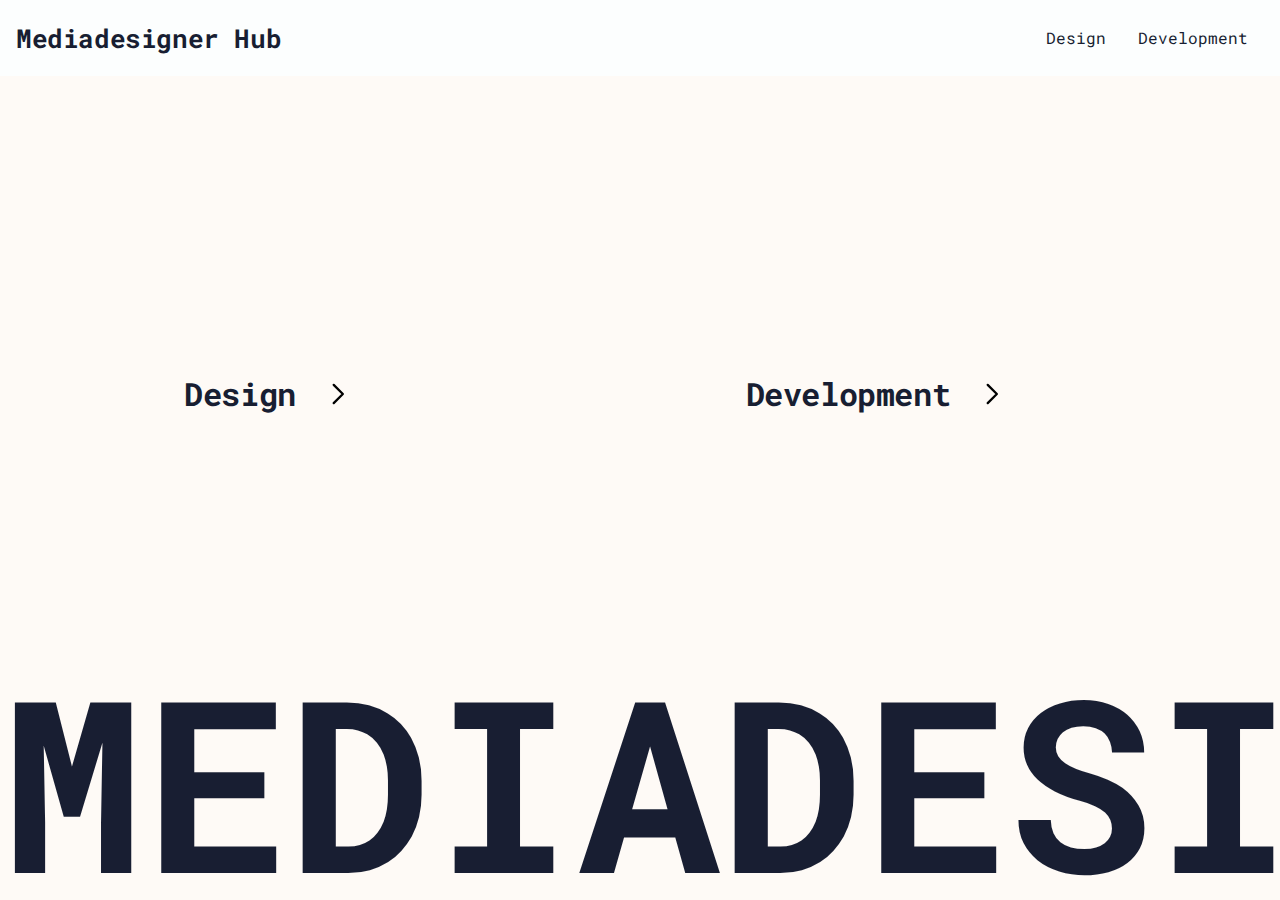
<file: index.html>
<!DOCTYPE html>
<html lang="en">
  <head>
    <meta charset="UTF-8" />
    <meta name="viewport" content="width=device-width, initial-scale=1.0" />
    <title>MEDIADESIGNERHUB</title>
    <link rel="stylesheet" href="general-styles.css" />
    <link rel="stylesheet" href="index.css" />
  </head>
  <body>
    <header>
      <nav aria-label="Main navigation" class="header">
        <div class="logotype">
          <a href="index.html" aria-label="Mediadesigner Hub Home"
            ><h4>Mediadesigner Hub</h4></a
          >
        </div>
        <div class="desktop-gutter">
          <a
            href="design/design.html"
            class="button-link"
            id="design"
            aria-label="Design Hub"
            >Design</a
          >
          <a
            href="dev/dev.html"
            class="button-link"
            id="dev"
            aria-label="Development Hub"
            >Development</a
          >
        </div>
        <div class="mobile-gutter">
          <input type="checkbox" id="nav-toggle" class="hidden-checkbox" />
          <label class="button-link" for="nav-toggle">
            <p>Menu</p>
          </label>
          <div class="nav" aria-hidden="true">
            <div class="nav-list">
              <label
                for="nav-toggle"
                class="link"
                id="close"
                aria-label="Close Menu"
              >
                <img src="../assets/icons/cross.svg" alt="Close Menu" />
              </label>
              <div class="input-wrapper">
                <img
                  class="icon"
                  src="../assets/icons/search.svg"
                  alt="Search"
                />
                <input
                  type="search"
                  placeholder="Search"
                  autocomplete="off"
                  aria-label="Search"
                />
              </div>
              <ul>
                <li><a href="design/design.html">Design</a></li>
                <li><a href="dev/dev.html">Development</a></li>
              </ul>
            </div>
          </div>
        </div>
      </nav>
    </header>
    <main>
      <section aria-label="Main Content">
        <div class="mainbar">
          <a href="design/design.html" class="button-link" id="Design">
            <h2>Design</h2>
            <img
              src="assets/icons/chevron_right.svg"
              alt="Read more about Design"
              class="icon"
            />
          </a>
          <a href="dev/dev.html" class="button-link" id="development">
            <h2>Development</h2>
            <img
              src="assets/icons/chevron_right.svg"
              alt="Read more about Development"
              class="icon"
            />
          </a>
        </div>
        <div class="rolling-text" aria-hidden="true">
          <div class="text-rolling">
            MEDIADESIGNERHUB MEDIADESIGNERHUB MEDIADESIGNERHUB MEDIADESIGNERHUB
            MEDIADESIGNERHUB MEDIADESIGNERHUB MEDIADESIGNERHUB MEDIADESIGNERHUB
          </div>
        </div>
      </section>
    </main>
  </body>
</html>
</file>
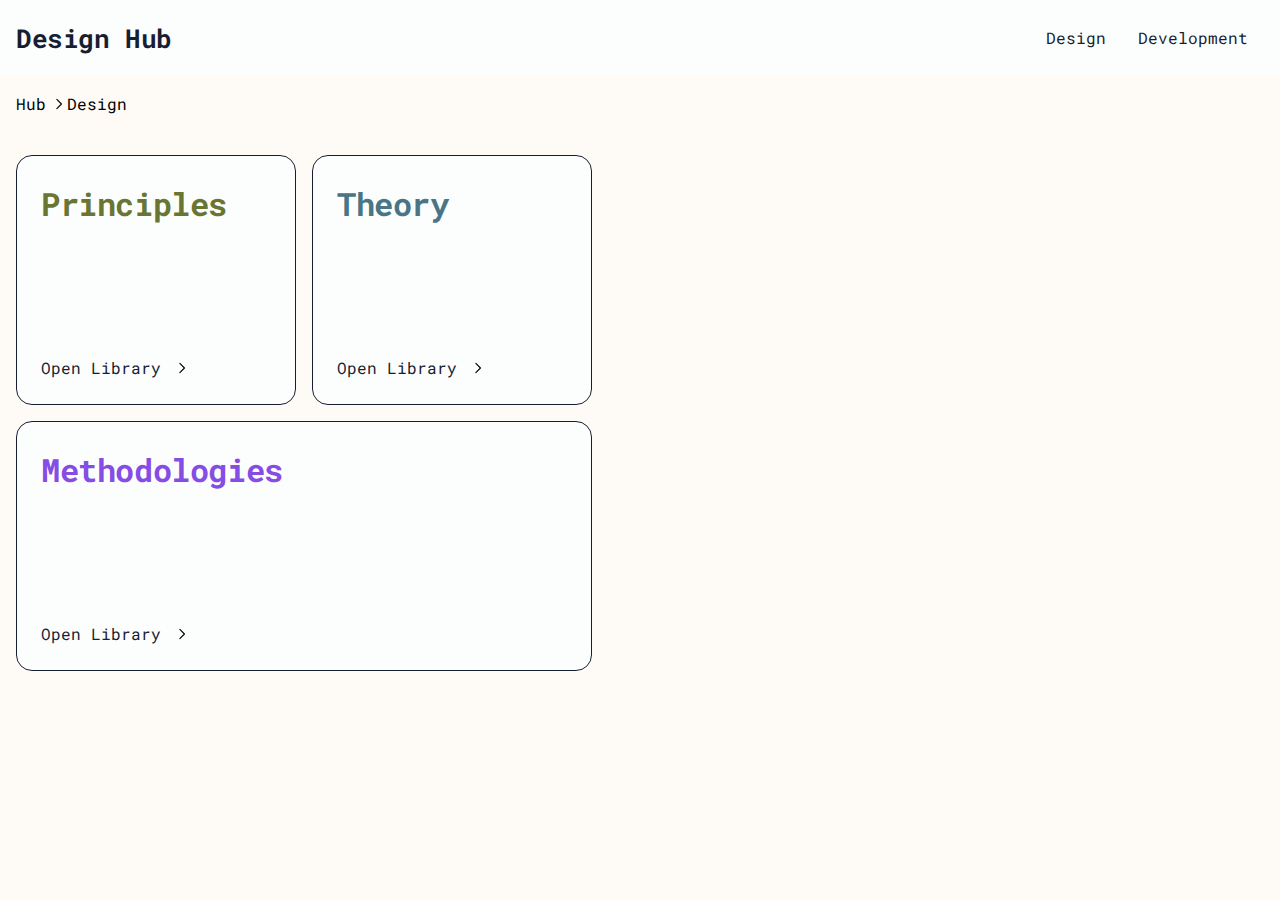
<file: design/design.html>
<!DOCTYPE html>
<html lang="en">
  <head>
    <meta charset="UTF-8" />
    <meta name="viewport" content="width=device-width, initial-scale=1.0" />
    <title>Design</title>
    <link rel="stylesheet" href="../general-styles.css" />
    <link rel="stylesheet" href="../hub.css" />
  </head>
  <body>
    <header>
      <nav aria-label="Main navigation" class="header">
        <div class="logotype">
          <a href="../index.html"><h4>Design Hub</h4></a>
        </div>
        <div class="desktop-gutter">
          <a href="design.html" class="button-link" id="design">Design</a>
          <a href="../dev/dev.html" class="button-link" id="dev">Development</a>
        </div>
        <div class="mobile-gutter">
          <input type="checkbox" id="nav-toggle" class="hidden-checkbox" />
          <label class="button-link" for="nav-toggle">
            <p>Menu</p>
          </label>
          <div class="nav" aria-hidden="true">
            <div class="nav-list">
              <label
                for="nav-toggle"
                class="link"
                id="close"
                aria-label="Close Menu"
              >
                <img src="../assets/icons/cross.svg" alt="Close Menu" />
              </label>
              <div class="input-wrapper">
                <img
                  class="icon"
                  src="../assets/icons/search.svg"
                  alt="Search"
                />
                <input
                  type="search"
                  placeholder="Search"
                  autocomplete="off"
                  aria-label="Search"
                />
              </div>
              <ul>
                <li><a href="design.html">Design</a></li>
                <li><a href="../dev/dev.html">Development</a></li>
              </ul>
            </div>
          </div>
        </div>
      </nav>
    </header>
    <main>
      <nav aria-label="breadcrumbs">
        <ul class="breadcrumb">
          <li><a class="navigation-link" href="../index.html">Hub</a></li>
          <li>
            <img class="icon" src="../assets/icons/chevron_right.svg" alt=">" />
          </li>
          <li>
            <a class="navigation-link" href="design.html">Design</a>
          </li>
        </ul>
      </nav>
      <section class="tile-grid">
        <a href="principles.html" class="tile" id="Principles">
          <h2>Principles</h2>
          <div class="link">
            <p>Open Library</p>
            <img
              class="icon"
              src="../assets/icons/chevron_right.svg"
              alt="Design Principles"
            />
          </div>
        </a>
        <a href="theories.html" class="tile" id="Theory">
          <h2>Theory</h2>
          <div class="link">
            <p>Open Library</p>
            <img
              class="icon"
              src="../assets/icons/chevron_right.svg"
              alt="Design theories"
            />
          </div>
        </a>
        <a href="methods.html" class="tile" id="Methodologies">
          <h2>Methodologies</h2>
          <div class="link">
            <p>Open Library</p>
            <img
              class="icon"
              src="../assets/icons/chevron_right.svg"
              alt="Design Methodologies"
            />
          </div>
        </a>
      </section>
    </main>
  </body>
</html>
</file>
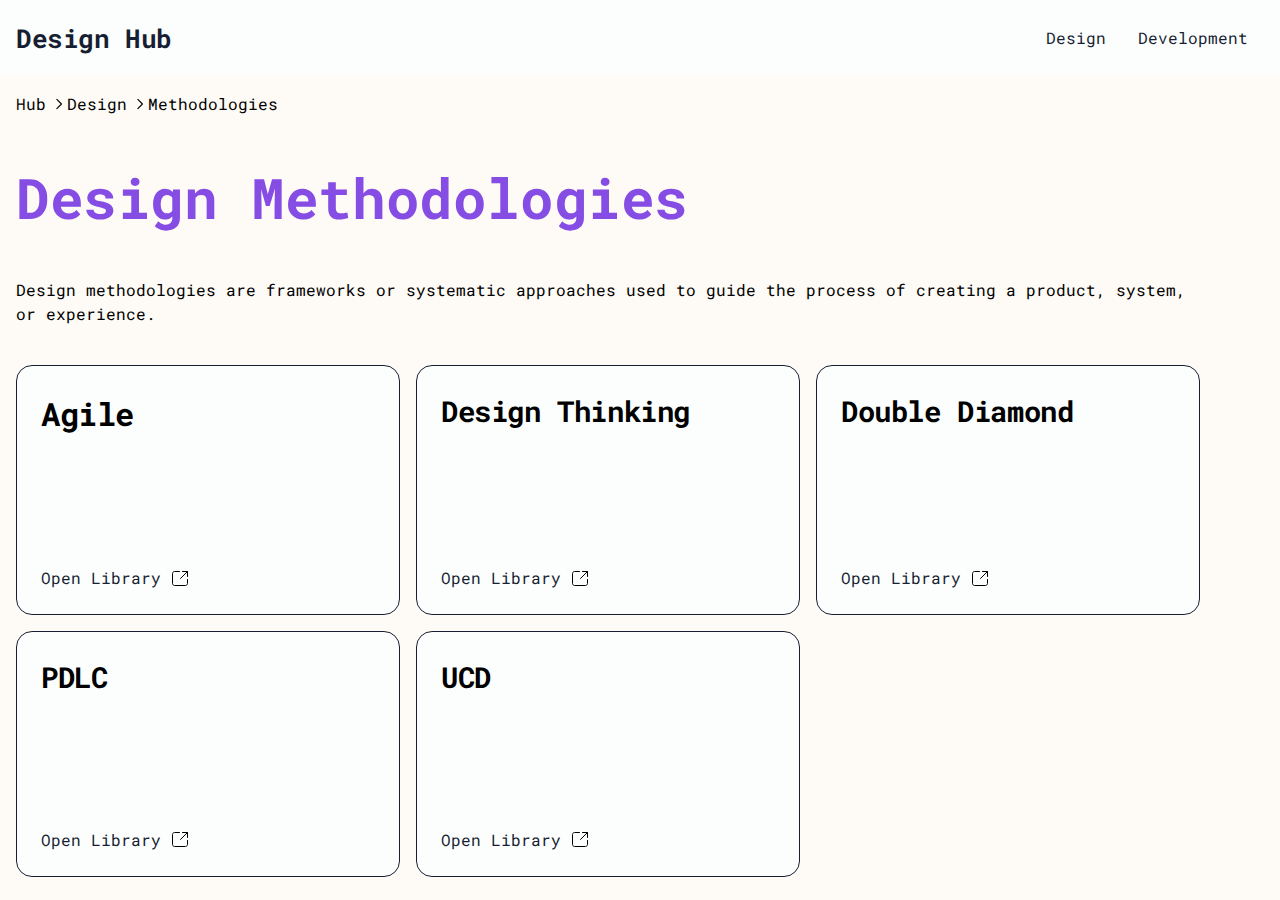
<file: design/methods.html>
<!DOCTYPE html>
<html lang="en">
  <head>
    <meta charset="UTF-8" />
    <meta name="viewport" content="width=device-width, initial-scale=1.0" />
    <title>Design Methodologies</title>
    <link rel="stylesheet" href="../general-styles.css" />
    <link rel="stylesheet" href="../hub.css" />
  </head>
  <body>
    <header>
      <nav aria-label="Main navigation" class="header">
        <div class="logotype">
          <a href="../index.html"><h4>Design Hub</h4></a>
        </div>
        <div class="desktop-gutter">
          <a href="design.html" class="button-link" id="design">Design</a>
          <a href="../dev/dev.html" class="button-link" id="dev">Development</a>
        </div>
        <div class="mobile-gutter">
          <input type="checkbox" id="nav-toggle" class="hidden-checkbox" />
          <label class="button-link" for="nav-toggle">
            <p>Menu</p>
          </label>
          <div class="nav" aria-hidden="true">
            <div class="nav-list">
              <label
                for="nav-toggle"
                class="link"
                id="close"
                aria-label="Close Menu"
              >
                <img src="../assets/icons/cross.svg" alt="Close Menu" />
              </label>
              <div class="input-wrapper">
                <img
                  class="icon"
                  src="../assets/icons/search.svg"
                  alt="Search"
                />
                <input
                  type="search"
                  placeholder="Search"
                  autocomplete="off"
                  aria-label="Search"
                />
              </div>
              <ul>
                <li><a href="design.html">Design</a></li>
                <li><a href="../dev/dev.html">Development</a></li>
              </ul>
            </div>
          </div>
        </div>
      </nav>
    </header>
    <main id="maincontent">
      <nav aria-label="Breadcrumbs">
        <ul class="breadcrumb">
          <li><a class="navigation-link" href="../index.html">Hub</a></li>
          <li>
            <img class="icon" src="../assets/icons/chevron_right.svg" alt=">" />
          </li>
          <li><a class="navigation-link" href="design.html">Design</a></li>
          <li>
            <img class="icon" src="../assets/icons/chevron_right.svg" alt=">" />
          </li>
          <li>
            <a class="navigation-link" href="methods.html">Methodologies</a>
          </li>
        </ul>
      </nav>
      <h1 id="Methodologies">Design Methodologies</h1>
      <p>
        Design methodologies are frameworks or systematic approaches used to
        guide the process of creating a product, system, or experience.
      </p>
      <section class="tile-net">
        <a class="tile" href="https://www.atlassian.com/agile" target="_blank">
          <h2>Agile</h2>
          <div class="link">
            <p>Open Library</p>
            <img
              src="../assets/icons/external-link.svg"
              alt="Learn more about Agile"
            />
          </div>
        </a>
        <a
          class="tile"
          href="https://www.interaction-design.org/literature/topics/design-thinking#:~:text=Design%20thinking%20is%20a%20broader,generate%20innovative%20solutions%20to%20problems."
          target="_blank"
        >
          <h3>Design Thinking</h3>
          <div class="link">
            <p>Open Library</p>
            <img
              src="../assets/icons/external-link.svg"
              alt="Learn more about Design Thinking"
            />
          </div>
        </a>
        <a
          class="tile"
          href="https://www.designcouncil.org.uk/our-resources/the-double-diamond/"
          target="_blank"
        >
          <h3>Double Diamond</h3>
          <div class="link">
            <p>Open Library</p>
            <img
              src="../assets/icons/external-link.svg"
              alt="Learn more about Double Diamond"
            />
          </div>
        </a>
        <a
          class="tile"
          href="https://nulab.com/learn/design-and-ux/the-7-stages-of-the-product-development-lifecycle-explained/#:~:text=The%20product%20development%20lifecycle%2C%20on,each%20in%20the%20next%20section."
          target="_blank"
        >
          <h3>PDLC</h3>
          <div class="link">
            <p>Open Library</p>
            <img
              src="../assets/icons/external-link.svg"
              alt="Learn more about PDLC"
            />
          </div>
        </a>
        <a
          class="tile"
          href="https://www.codecademy.com/resources/docs/uiux/user-centered-design"
        >
          <h3>UCD</h3>
          <div class="link">
            <p>Open Library</p>
            <img
              src="../assets/icons/external-link.svg"
              alt="Learn more about UCD"
            />
          </div>
        </a>
      </section>
    </main>
  </body>
</html>
</file>
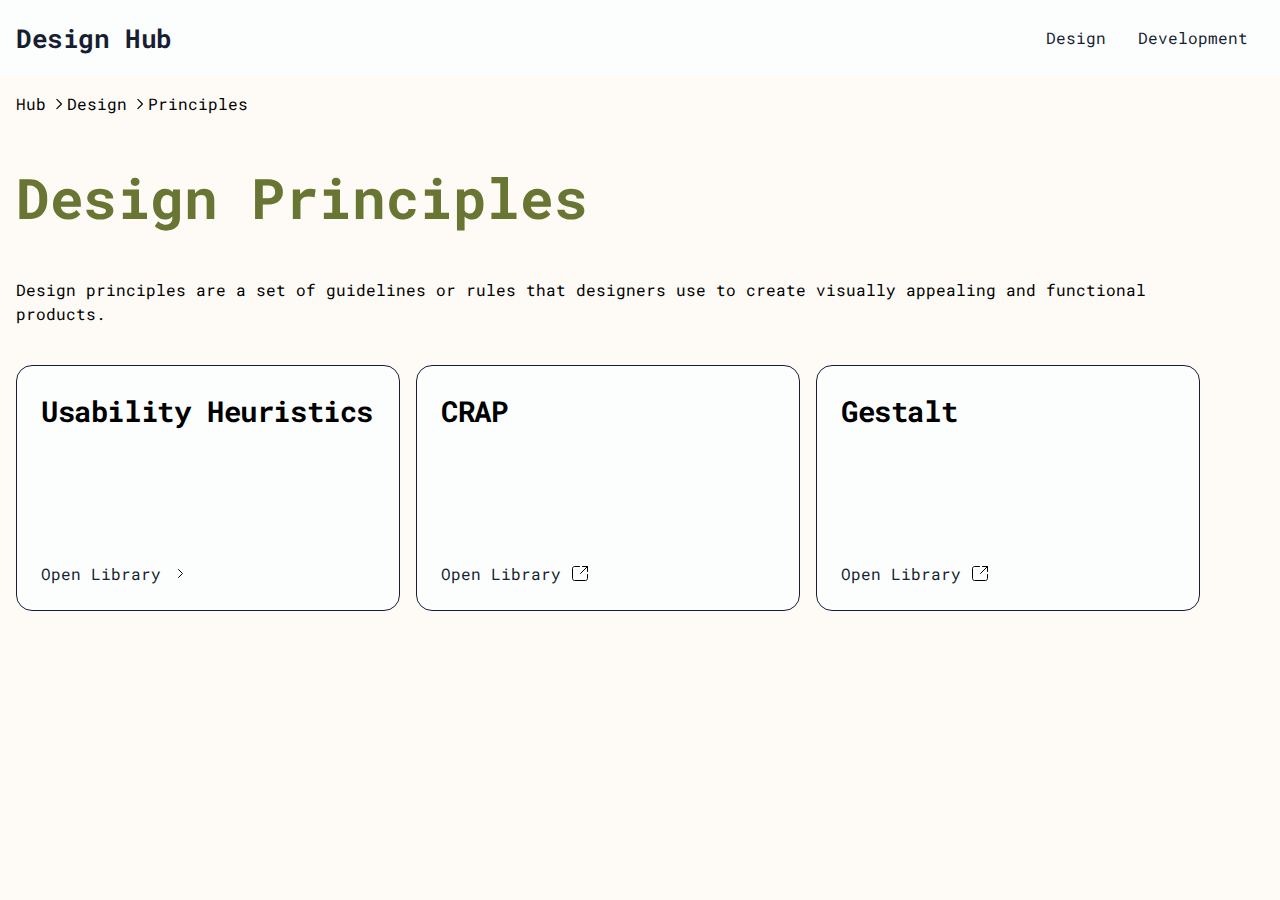
<file: design/principles.html>
<!DOCTYPE html>
<html lang="en">
  <head>
    <meta charset="UTF-8" />
    <meta name="viewport" content="width=device-width, initial-scale=1.0" />
    <title>Design Principles</title>
    <link rel="stylesheet" href="../general-styles.css" />
    <link rel="stylesheet" href="../hub.css" />
  </head>
  <body>
    <header>
      <nav aria-label="Main navigation" class="header">
        <div class="logotype">
          <a href="../index.html"><h4>Design Hub</h4></a>
        </div>
        <div class="desktop-gutter">
          <a href="design.html" class="button-link" id="design">Design</a>
          <a href="../dev/dev.html" class="button-link" id="dev">Development</a>
        </div>
        <div class="mobile-gutter">
          <input type="checkbox" id="nav-toggle" class="hidden-checkbox" />
          <label class="button-link" for="nav-toggle">
            <p>Menu</p>
          </label>
          <div class="nav" aria-hidden="true">
            <div class="nav-list">
              <label
                for="nav-toggle"
                class="link"
                id="close"
                aria-label="Close Menu"
              >
                <img src="../assets/icons/cross.svg" alt="Close Menu" />
              </label>
              <div class="input-wrapper">
                <img
                  class="icon"
                  src="../assets/icons/search.svg"
                  alt="Search"
                />
                <input
                  type="search"
                  placeholder="Search"
                  autocomplete="off"
                  aria-label="Search"
                />
              </div>
              <ul>
                <li><a href="design.html">Design</a></li>
                <li><a href="../dev/dev.html">Development</a></li>
              </ul>
            </div>
          </div>
        </div>
      </nav>
    </header>
    <main>
      <nav aria-label="breadcrumbs">
        <ul class="breadcrumb">
          <li><a class="navigation-link" href="../index.html">Hub</a></li>
          <li>
            <img class="icon" src="../assets/icons/chevron_right.svg" alt=">" />
          </li>
          <li><a class="navigation-link" href="design.html">Design</a></li>
          <li>
            <img class="icon" src="../assets/icons/chevron_right.svg" alt=">" />
          </li>
          <li>
            <a class="navigation-link" href="principles.html">Principles</a>
          </li>
        </ul>
      </nav>

      <h1 id="Principles">Design Principles</h1>
      <p>
        Design principles are a set of guidelines or rules that designers use to
        create visually appealing and functional products.
      </p>

      <section class="tile-net">
        <a class="tile" href="Principles/usabiltiyheur.html"
          ><h3>Usability Heuristics</h3>
          <div class="link">
            <p>Open Library</p>
            <img
              src="../assets/icons/chevron_right.svg"
              alt="Usability Heuristics"
            /></div></a
        ><a class="tile" href="https://lawsofux.com/" target="_blank"
          ><h3>CRAP</h3>
          <div class="link">
            <p>Open Library</p>
            <img src="../assets/icons/external-link.svg" alt="Crap" /></div></a
        ><a class="tile" href="https://lawsofux.com/" target="_blank"
          ><h3>Gestalt</h3>
          <div class="link">
            <p>Open Library</p>
            <img src="../assets/icons/external-link.svg" alt="Gestalt" /></div
        ></a>
      </section>
    </main>
  </body>
</html>
</file>
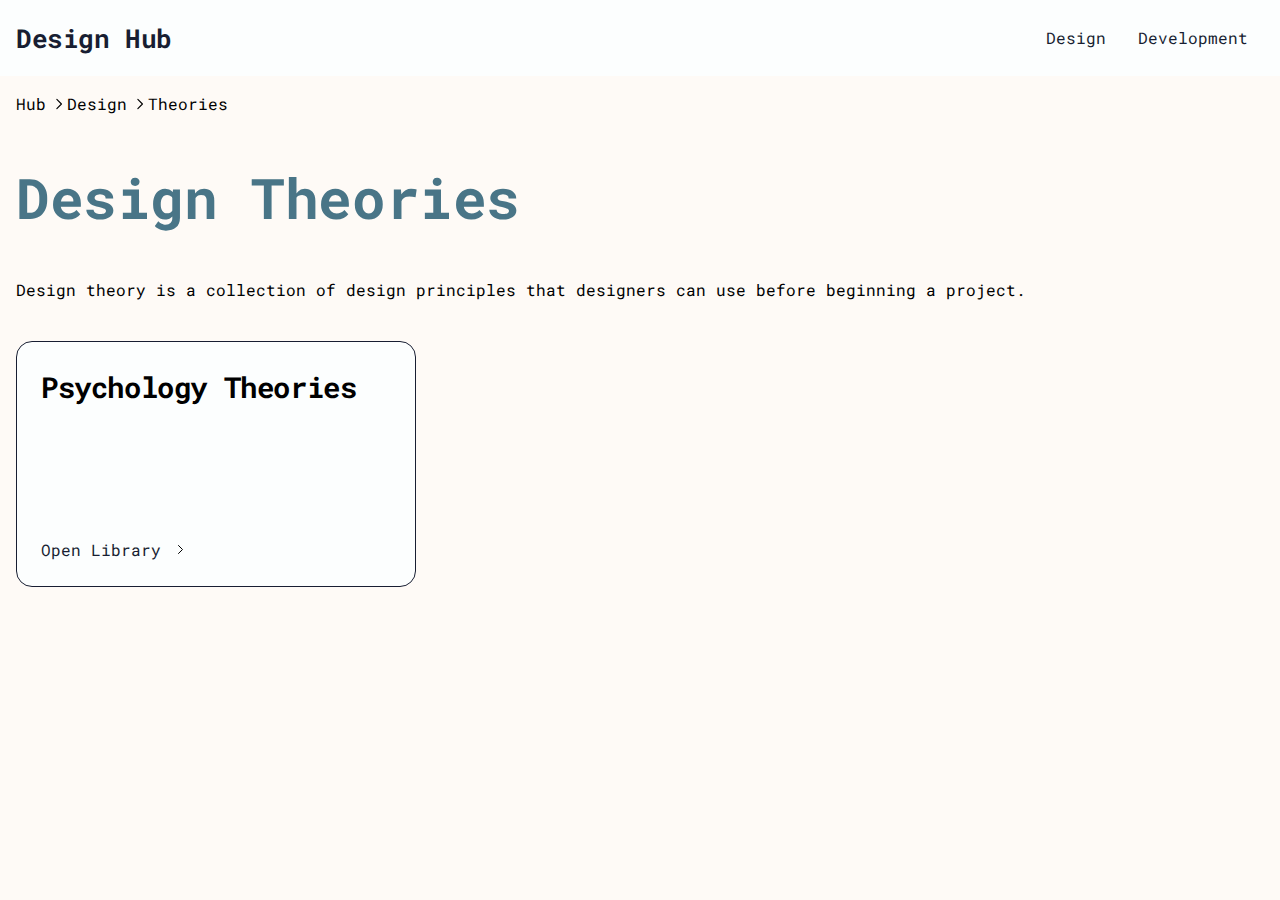
<file: design/theories.html>
<!DOCTYPE html>
<html lang="en">
  <head>
    <meta charset="UTF-8" />
    <meta name="viewport" content="width=device-width, initial-scale=1.0" />
    <title>Design Theories</title>
    <link rel="stylesheet" href="../general-styles.css" />
    <link rel="stylesheet" href="../hub.css" />
  </head>
  <body>
    <header>
      <nav aria-label="Main navigation" class="header">
        <div class="logotype">
          <a href="../index.html"><h4>Design Hub</h4></a>
        </div>
        <div class="desktop-gutter">
          <a href="design.html" class="button-link" id="design">Design</a>
          <a href="../dev/dev.html" class="button-link" id="dev">Development</a>
        </div>
        <div class="mobile-gutter">
          <input type="checkbox" id="nav-toggle" class="hidden-checkbox" />
          <label class="button-link" for="nav-toggle">
            <p>Menu</p>
          </label>
          <div class="nav" aria-hidden="true">
            <div class="nav-list">
              <label
                for="nav-toggle"
                class="link"
                id="close"
                aria-label="Close Menu"
              >
                <img src="../assets/icons/cross.svg" alt="Close Menu" />
              </label>
              <div class="input-wrapper">
                <img
                  class="icon"
                  src="../assets/icons/search.svg"
                  alt="Search"
                />
                <input
                  type="search"
                  placeholder="Search"
                  autocomplete="off"
                  aria-label="Search"
                />
              </div>
              <ul>
                <li><a href="design.html">Design</a></li>
                <li><a href="../dev/dev.html">Development</a></li>
              </ul>
            </div>
          </div>
        </div>
      </nav>
    </header>
    <main>
      <nav aria-label="breadcrumbs">
        <ul class="breadcrumb">
          <li><a class="navigation-link" href="../index.html">Hub </a></li>
          <li>
            <img class="icon" src="../assets/icons/chevron_right.svg" alt=">" />
          </li>
          <li><a class="navigation-link" href="design.html">Design</a></li>
          <li>
            <img class="icon" src="../assets/icons/chevron_right.svg" alt=">" />
          </li>
          <li>
            <a class="navigation-link" href="theories.html">Theories</a>
          </li>
        </ul>
      </nav>

      <h1 id="Theory">Design Theories</h1>
      <p>
        Design theory is a collection of design principles that designers can
        use before beginning a project.
      </p>

      <section class="tile-net">
        <a class="tile" id="n1" href="Theories/psychology.html"
          ><h3>Psychology Theories</h3>
          <div class="link">
            <p>Open Library</p>
            <img
              src="../assets/icons/chevron_right.svg"
              alt="Psychology Theories"
            /></div
        ></a>
      </section>
    </main>
  </body>
</html>
</file>
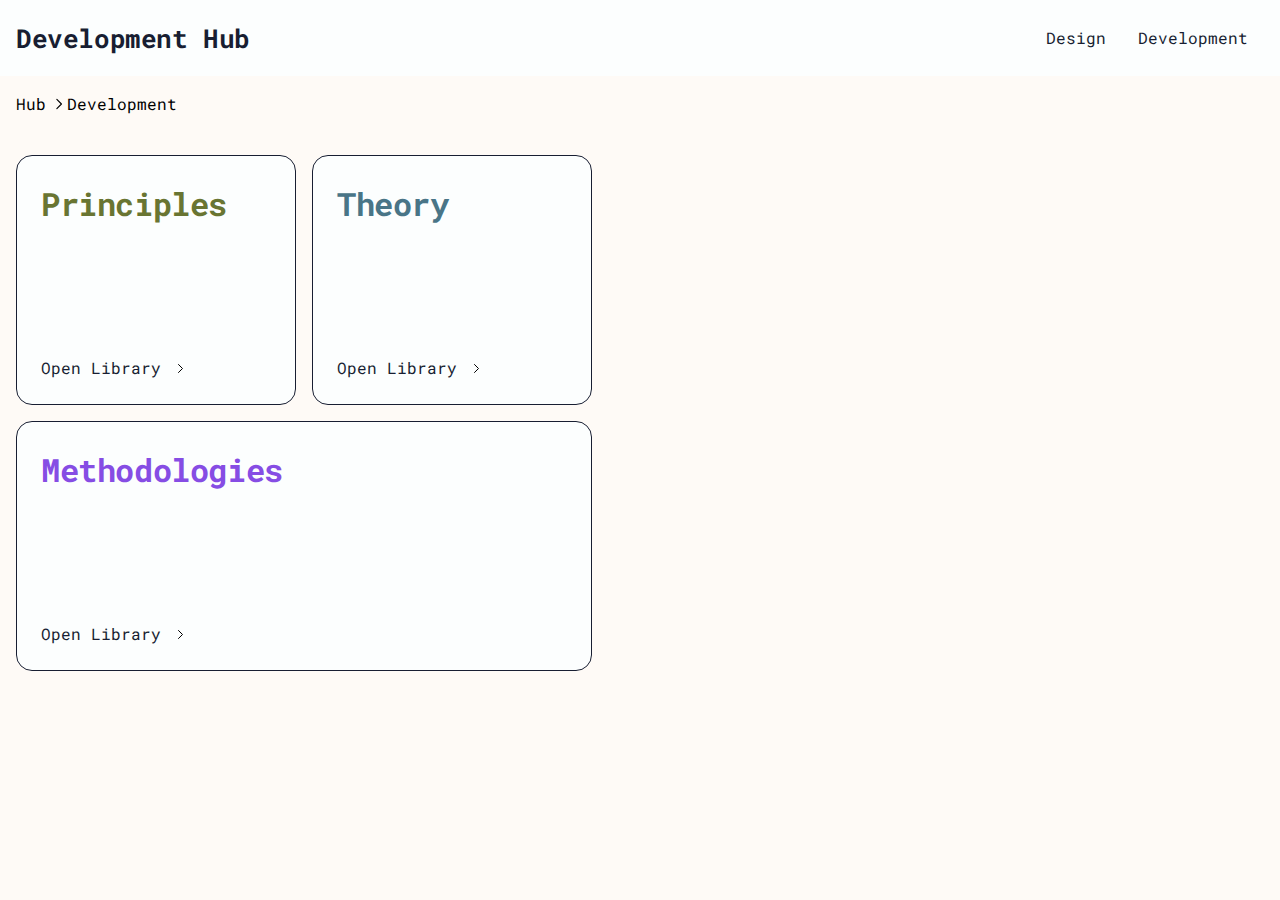
<file: dev/dev.html>
<!DOCTYPE html>
<html lang="en">
  <head>
    <meta charset="UTF-8" />
    <meta name="viewport" content="width=device-width, initial-scale=1.0" />
    <title>Development</title>
    <link rel="stylesheet" href="../general-styles.css" />
    <link rel="stylesheet" href="../hub.css" />
  </head>
  <body>
    <header>
      <nav aria-label="Main navigation" class="header">
        <div class="logotype">
          <a href="../index.html"><h4>Development Hub</h4></a>
        </div>
        <div class="desktop-gutter">
          <a href="../design/design.html" class="button-link" id="design"
            >Design</a
          >
          <a href="dev.html" class="button-link" id="dev">Development</a>
        </div>
        <div class="mobile-gutter">
          <input type="checkbox" id="nav-toggle" class="hidden-checkbox" />
          <label class="button-link" for="nav-toggle">
            <p>Menu</p>
          </label>
          <div class="nav" aria-hidden="true">
            <div class="nav-list">
              <label
                for="nav-toggle"
                class="link"
                id="close"
                aria-label="Close Menu"
              >
                <img src="../assets/icons/cross.svg" alt="Close Menu" />
              </label>
              <div class="input-wrapper">
                <img
                  class="icon"
                  src="../assets/icons/search.svg"
                  alt="Search"
                />
                <input
                  type="search"
                  placeholder="Search"
                  autocomplete="off"
                  aria-label="Search"
                />
              </div>
              <ul>
                <li><a href="../design/design.html">Design</a></li>
                <li><a href="dev.html">Development</a></li>
              </ul>
            </div>
          </div>
        </div>
      </nav>
    </header>
    <main>
      <nav aria-label="breadcrumbs">
        <ul class="breadcrumb">
          <li><a class="navigation-link" href="../index.html">Hub</a></li>
          <li>
            <img class="icon" src="../assets/icons/chevron_right.svg" alt=">" />
          </li>
          <li>
            <a class="navigation-link" href="dev.html">Development</a>
          </li>
        </ul>
      </nav>
      <section class="tile-grid">
        <a href="principles.html" class="tile" id="Principles">
          <h2>Principles</h2>
          <div class="link">
            <p>Open Library</p>
            <img
              src="../assets/icons/chevron_right.svg"
              alt="Development Principles"
            />
          </div>
        </a>
        <a href="theories.html" class="tile" id="Theory">
          <h2>Theory</h2>
          <div class="link">
            <p>Open Library</p>
            <img
              src="../assets/icons/chevron_right.svg"
              alt="Development Theories"
            />
          </div>
        </a>
        <a href="methods.html" class="tile" id="Methodologies">
          <h2>Methodologies</h2>
          <div class="link">
            <p>Open Library</p>
            <img
              src="../assets/icons/chevron_right.svg"
              alt="Development Methodologies"
            />
          </div>
        </a>
      </section>
    </main>
  </body>
</html>
</file>
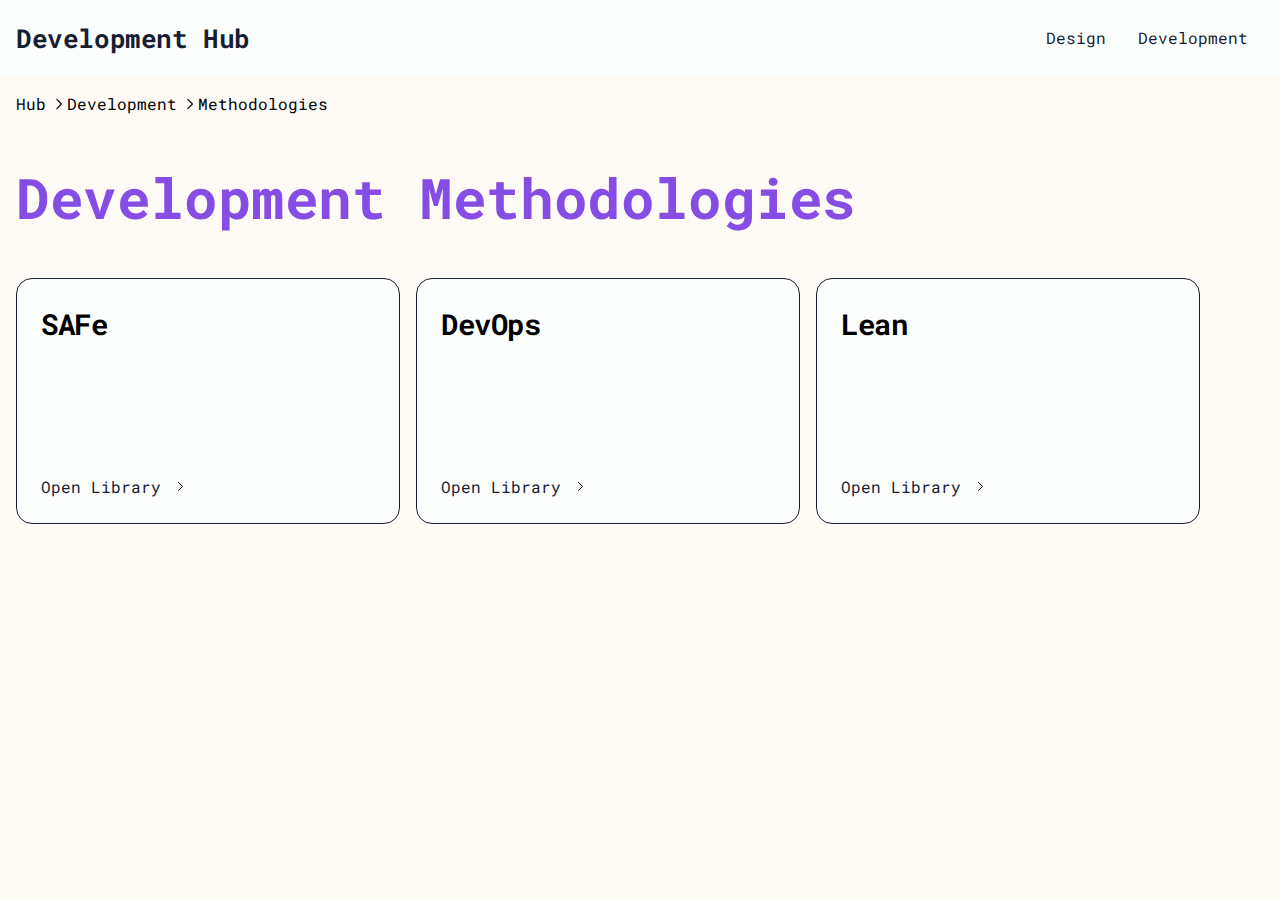
<file: dev/methods.html>
<!DOCTYPE html>
<html lang="en">
  <head>
    <meta charset="UTF-8" />
    <meta name="viewport" content="width=device-width, initial-scale=1.0" />
    <title>Development</title>
    <link rel="stylesheet" href="../general-styles.css" />
    <link rel="stylesheet" href="../hub.css" />
  </head>
  <body>
    <header>
      <nav aria-label="Main navigation" class="header">
        <div class="logotype">
          <a href="../index.html"><h4>Development Hub</h4></a>
        </div>
        <div class="desktop-gutter">
          <a href="../design/design.html" class="button-link" id="design"
            >Design</a
          >
          <a href="dev.html" class="button-link" id="dev">Development</a>
        </div>
        <div class="mobile-gutter">
          <input type="checkbox" id="nav-toggle" class="hidden-checkbox" />
          <label class="button-link" for="nav-toggle">
            <p>Menu</p>
          </label>
          <div class="nav" aria-hidden="true">
            <div class="nav-list">
              <label
                for="nav-toggle"
                class="link"
                id="close"
                aria-label="Close Menu"
              >
                <img src="../assets/icons/cross.svg" alt="Close Menu" />
              </label>
              <div class="input-wrapper">
                <img
                  class="icon"
                  src="../assets/icons/search.svg"
                  alt="Search"
                />
                <input
                  type="search"
                  placeholder="Search"
                  autocomplete="off"
                  aria-label="Search"
                />
              </div>
              <ul>
                <li><a href="../design/design.html">Design</a></li>
                <li><a href="dev.html">Development</a></li>
              </ul>
            </div>
          </div>
        </div>
      </nav>
    </header>
    <main>
      <nav aria-label="breadcrumbs">
        <ul class="breadcrumb">
          <li><a class="navigation-link" href="../index.html">Hub </a></li>
          <li>
            <img class="icon" src="../assets/icons/chevron_right.svg" alt=">" />
          </li>
          <li><a class="navigation-link" href="dev.html">Development</a></li>
          <li>
            <img class="icon" src="../assets/icons/chevron_right.svg" alt=">" />
          </li>
          <li>
            <a class="navigation-link" href="methods.html">Methodologies</a>
          </li>
        </ul>
      </nav>
      <div><h1 id="Methodologies">Development Methodologies</h1></div>
      <section class="tile-net">
        <a class="tile" href=""
          ><h3>SAFe</h3>
          <div class="link">
            <p>Open Library</p>
            <img src="../assets/icons/chevron_right.svg" alt="SAFe" /></div
        ></a>
        <a class="tile" href=""
          ><h3>DevOps</h3>
          <div class="link">
            <p>Open Library</p>
            <img src="../assets/icons/chevron_right.svg" alt="DevOps" /></div
        ></a>
        <a class="tile" href=""
          ><h3>Lean</h3>
          <div class="link">
            <p>Open Library</p>
            <img src="../assets/icons/chevron_right.svg" alt="Lean" /></div
        ></a>
      </section>
    </main>
  </body>
</html>
</file>
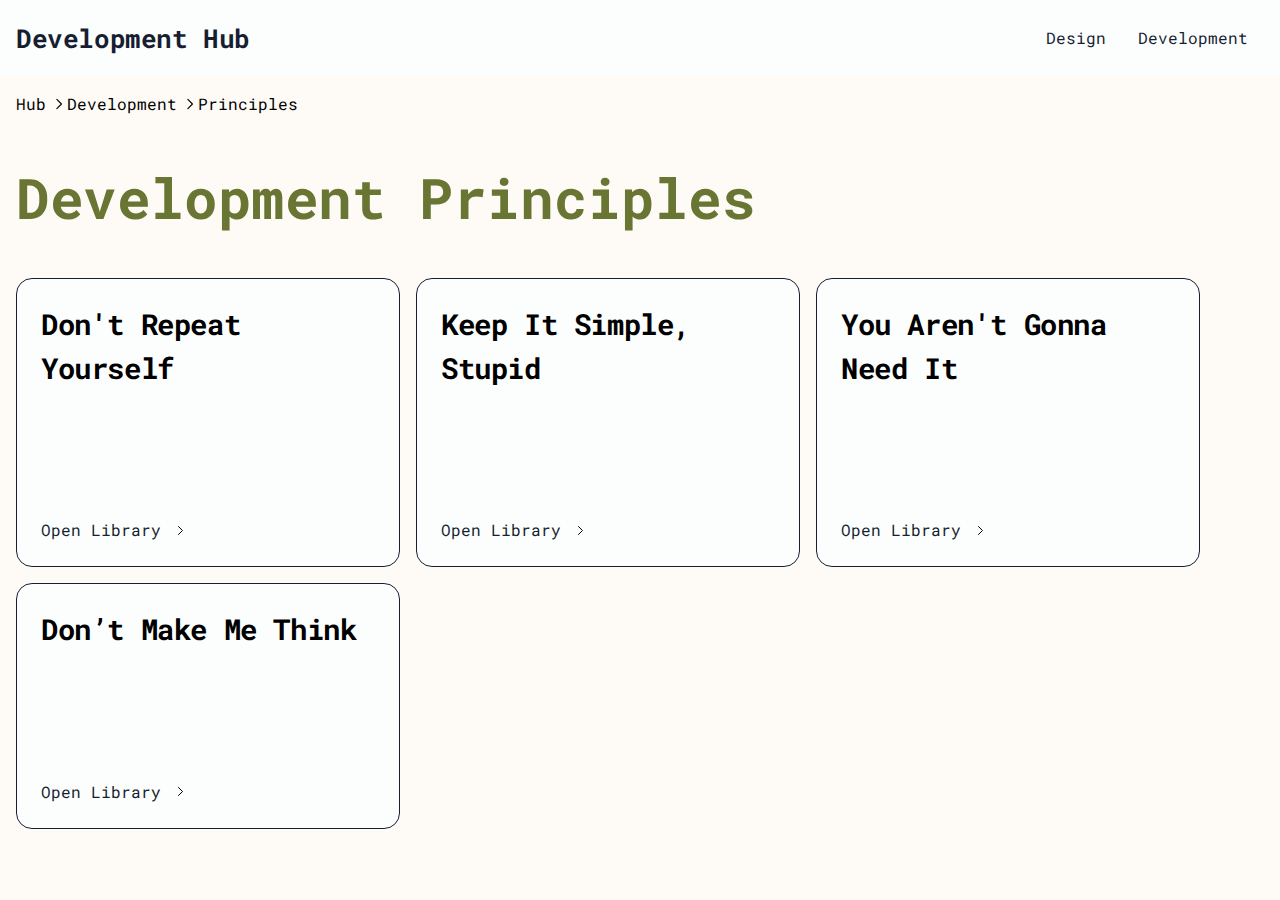
<file: dev/principles.html>
<!DOCTYPE html>
<html lang="en">
  <head>
    <meta charset="UTF-8" />
    <meta name="viewport" content="width=device-width, initial-scale=1.0" />
    <title>Development</title>
    <link rel="stylesheet" href="../general-styles.css" />
    <link rel="stylesheet" href="../hub.css" />
  </head>
  <body>
    <header>
      <nav aria-label="Main navigation" class="header">
        <div class="logotype">
          <a href="../index.html"><h4>Development Hub</h4></a>
        </div>
        <div class="desktop-gutter">
          <a href="../design/design.html" class="button-link" id="design"
            >Design</a
          >
          <a href="dev.html" class="button-link" id="dev">Development</a>
        </div>
        <div class="mobile-gutter">
          <input type="checkbox" id="nav-toggle" class="hidden-checkbox" />
          <label class="button-link" for="nav-toggle">
            <p>Menu</p>
          </label>
          <div class="nav" aria-hidden="true">
            <div class="nav-list">
              <label
                for="nav-toggle"
                class="link"
                id="close"
                aria-label="Close Menu"
              >
                <img src="../assets/icons/cross.svg" alt="Close Menu" />
              </label>
              <div class="input-wrapper">
                <img
                  class="icon"
                  src="../assets/icons/search.svg"
                  alt="Search"
                />
                <input
                  type="search"
                  placeholder="Search"
                  autocomplete="off"
                  aria-label="Search"
                />
              </div>
              <ul>
                <li><a href="../design/design.html">Design</a></li>
                <li><a href="dev.html">Development</a></li>
              </ul>
            </div>
          </div>
        </div>
      </nav>
    </header>
    <main>
      <nav aria-label="breadcrumbs">
        <ul class="breadcrumb">
          <li><a class="navigation-link" href="../index.html">Hub </a></li>
          <li>
            <img class="icon" src="../assets/icons/chevron_right.svg" alt=">" />
          </li>
          <li><a class="navigation-link" href="dev.html">Development</a></li>
          <li>
            <img class="icon" src="../assets/icons/chevron_right.svg" alt=">" />
          </li>
          <li>
            <a class="navigation-link" href="principles.html">Principles</a>
          </li>
        </ul>
      </nav>
      <div><h1 id="Principles">Development Principles</h1></div>
      <section class="tile-net">
        <a class="tile" href=""
          ><h3>Don't Repeat Yourself</h3>
          <div class="link">
            <p>Open Library</p>
            <img
              src="../assets/icons/chevron_right.svg"
              alt="Don't Repeat Yourself"
            /></div
        ></a>
        <a class="tile" href=""
          ><h3>Keep It Simple, Stupid</h3>
          <div class="link">
            <p>Open Library</p>
            <img
              src="../assets/icons/chevron_right.svg"
              alt="Keep It Simple, Stupid"
            /></div
        ></a>
        <a class="tile" href=""
          ><h3>You Aren't Gonna Need It</h3>
          <div class="link">
            <p>Open Library</p>
            <img
              src="../assets/icons/chevron_right.svg"
              alt="You Aren't Gonna Need It"
            /></div
        ></a>
        <a class="tile" href=""
          ><h3>Don’t Make Me Think</h3>
          <div class="link">
            <p>Open Library</p>
            <img
              src="../assets/icons/chevron_right.svg"
              alt="Don’t Make Me Think"
            /></div
        ></a>
      </section>
    </main>
  </body>
</html>
</file>
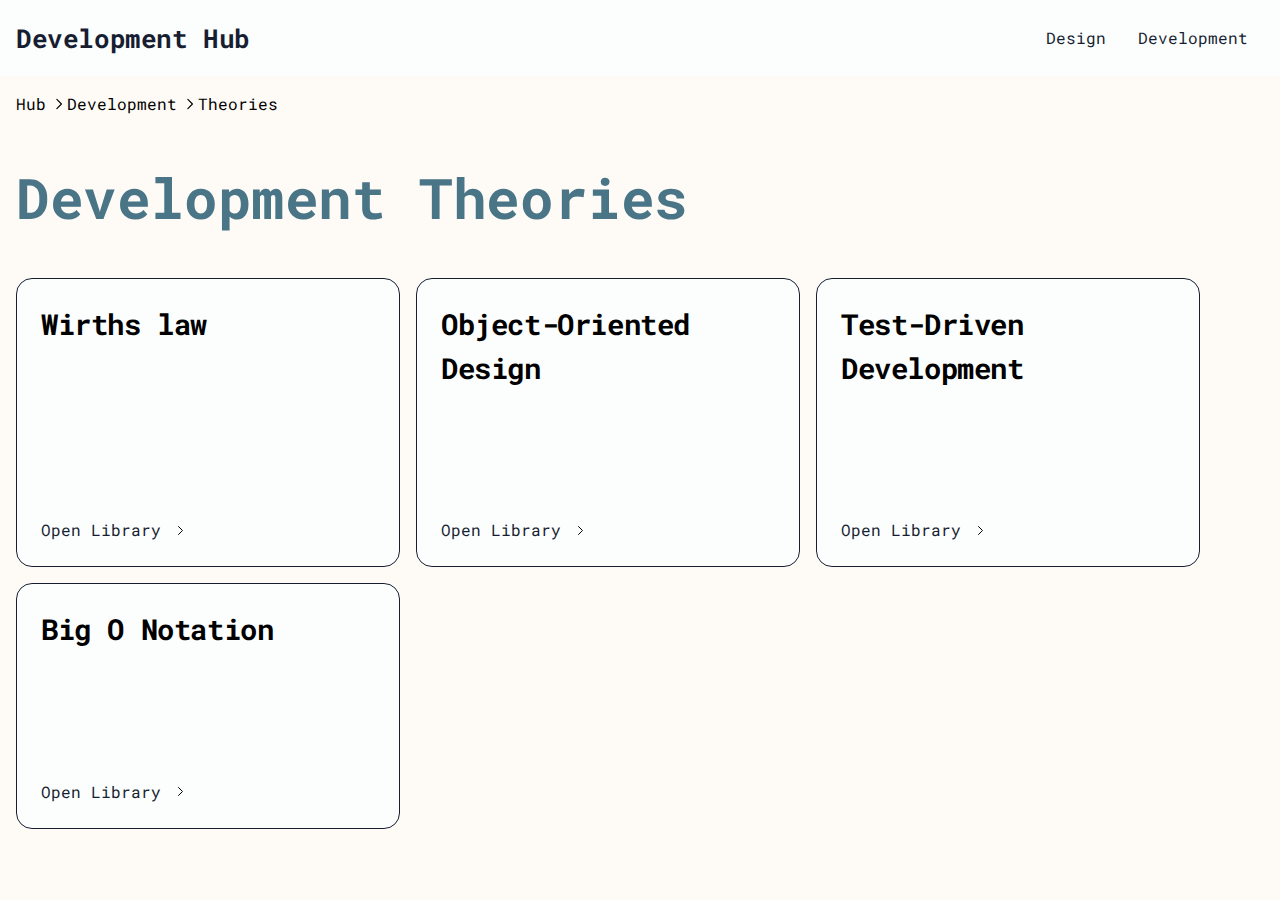
<file: dev/theories.html>
<!DOCTYPE html>
<html lang="en">
  <head>
    <meta charset="UTF-8" />
    <meta name="viewport" content="width=device-width, initial-scale=1.0" />
    <title>Development</title>
    <link rel="stylesheet" href="../general-styles.css" />
    <link rel="stylesheet" href="../hub.css" />
  </head>
  <body>
    <header>
      <nav aria-label="Main navigation" class="header">
        <div class="logotype">
          <a href="../index.html"><h4>Development Hub</h4></a>
        </div>
        <div class="desktop-gutter">
          <a href="../design/design.html" class="button-link" id="design"
            >Design</a
          >
          <a href="dev.html" class="button-link" id="dev">Development</a>
        </div>
        <div class="mobile-gutter">
          <input type="checkbox" id="nav-toggle" class="hidden-checkbox" />
          <label class="button-link" for="nav-toggle">
            <p>Menu</p>
          </label>
          <div class="nav" aria-hidden="true">
            <div class="nav-list">
              <label
                for="nav-toggle"
                class="link"
                id="close"
                aria-label="Close Menu"
              >
                <img src="../assets/icons/cross.svg" alt="Close Menu" />
              </label>
              <div class="input-wrapper">
                <img
                  class="icon"
                  src="../assets/icons/search.svg"
                  alt="Search"
                />
                <input
                  type="search"
                  placeholder="Search"
                  autocomplete="off"
                  aria-label="Search"
                />
              </div>
              <ul>
                <li><a href="../design/design.html">Design</a></li>
                <li><a href="dev.html">Development</a></li>
              </ul>
            </div>
          </div>
        </div>
      </nav>
    </header>
    <main id="maincontent">
      <nav aria-label="breadcrumbs">
        <ul class="breadcrumb">
          <li><a class="navigation-link" href="../index.html">Hub </a></li>
          <li>
            <img class="icon" src="../assets/icons/chevron_right.svg" alt=">" />
          </li>
          <li><a class="navigation-link" href="dev.html">Development</a></li>
          <li>
            <img class="icon" src="../assets/icons/chevron_right.svg" alt=">" />
          </li>
          <li>
            <a class="navigation-link" href="theories.html">Theories</a>
          </li>
        </ul>
      </nav>
      <div><h1 id="Theory">Development Theories</h1></div>
      <section class="tile-net">
        <a class="tile" href=""
          ><h3>Wirths law</h3>
          <div class="link">
            <p>Open Library</p>
            <img
              src="../assets/icons/chevron_right.svg"
              alt="Wirths law"
            /></div
        ></a>
        <a class="tile" href=""
          ><h3>Object-Oriented Design</h3>
          <div class="link">
            <p>Open Library</p>
            <img
              src="../assets/icons/chevron_right.svg"
              alt="Object-Oriented Design"
            /></div
        ></a>
        <a class="tile" href=""
          ><h3>Test-Driven Development</h3>
          <div class="link">
            <p>Open Library</p>
            <img
              src="../assets/icons/chevron_right.svg"
              alt="Test-Driven Development"
            /></div
        ></a>
        <a class="tile" href=""
          ><h3>Big O Notation</h3>
          <div class="link">
            <p>Open Library</p>
            <img
              src="../assets/icons/chevron_right.svg"
              alt="Big O Notation"
            /></div
        ></a>
      </section>
    </main>
  </body>
</html>
</file>
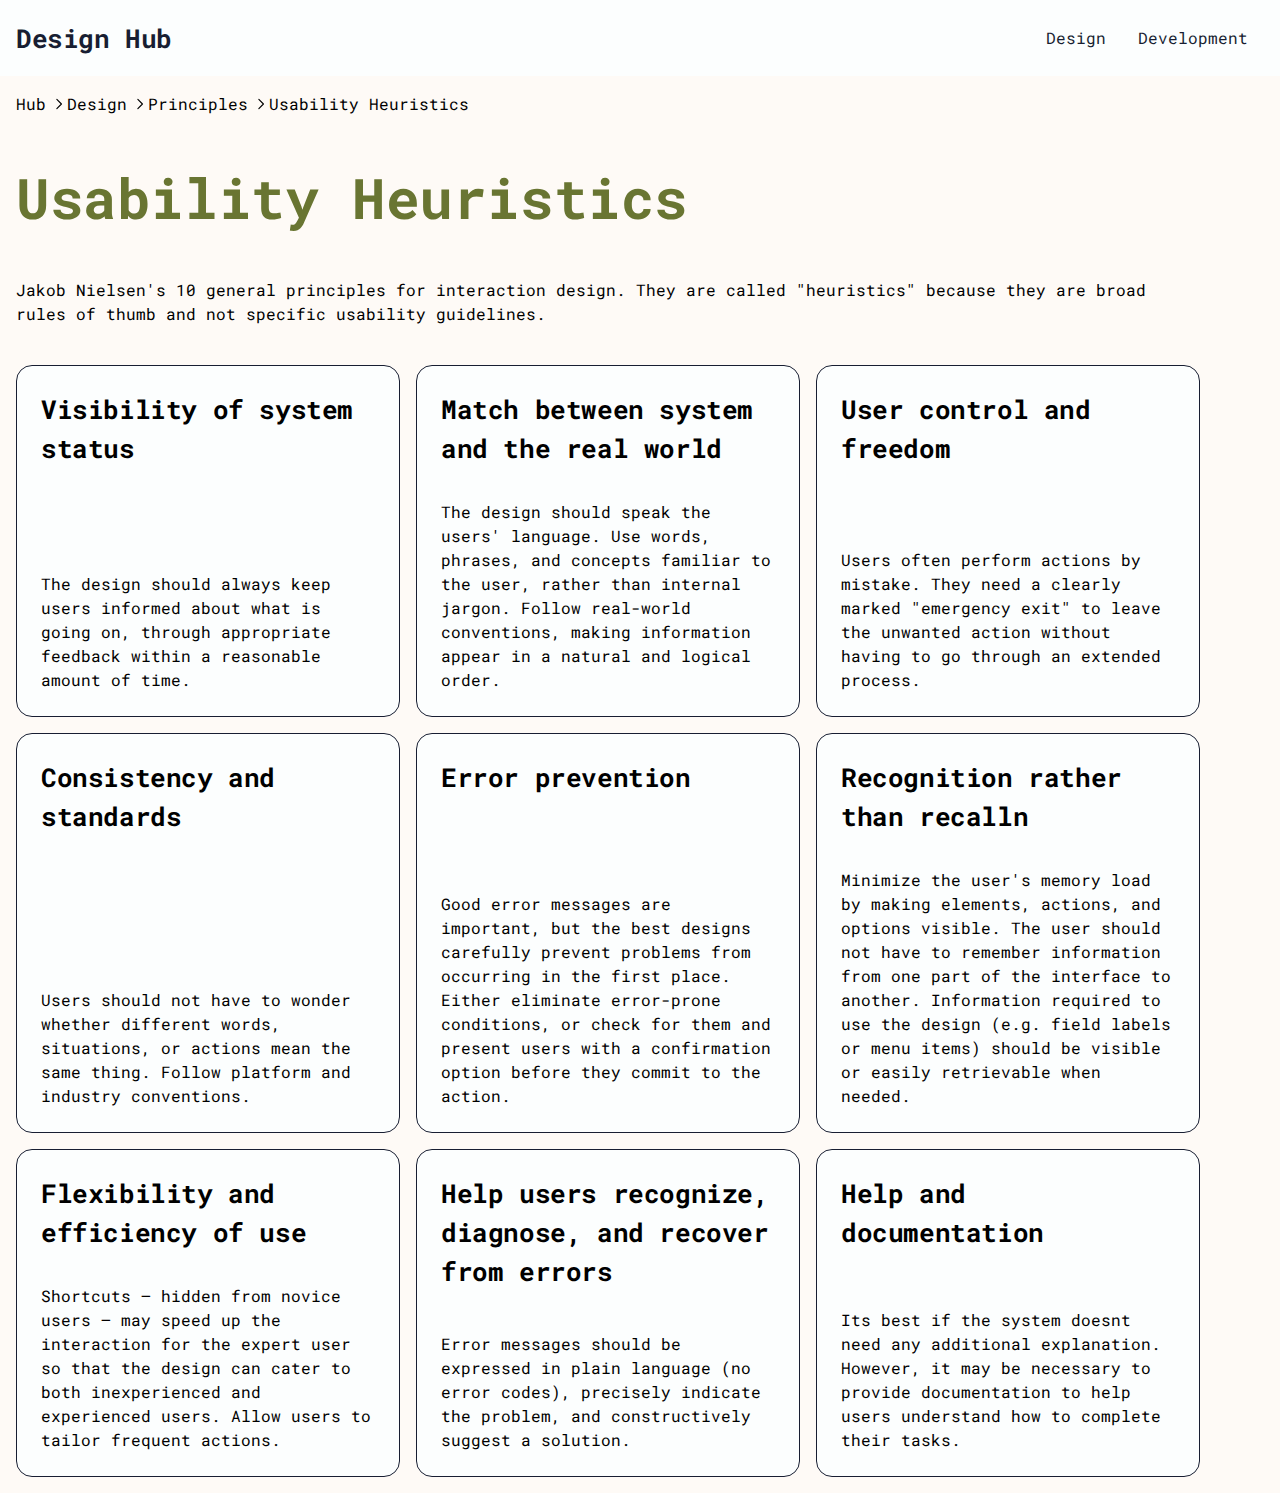
<file: design/Principles/usabiltiyheur.html>
<!DOCTYPE html>
<html lang="en">
  <head>
    <meta charset="UTF-8" />
    <meta name="viewport" content="width=device-width, initial-scale=1.0" />
    <title>Usability Heuristics</title>
    <link rel="stylesheet" href="../../general-styles.css" />
    <link rel="stylesheet" href="../../hub.css" />
  </head>
  <body>
    <header>
      <nav aria-label="Main navigation" class="header">
        <div class="logotype">
          <a href="../../index.html"><h4>Design Hub</h4></a>
        </div>
        <div class="desktop-gutter">
          <a href="../design.html" class="button-link" id="design">Design</a>
          <a href="../../dev/dev.html" class="button-link" id="dev"
            >Development</a
          >
        </div>
        <div class="mobile-gutter">
          <input type="checkbox" id="nav-toggle" class="hidden-checkbox" />
          <label class="button-link" for="nav-toggle">
            <p>Menu</p>
          </label>
          <div class="nav" aria-hidden="true">
            <div class="nav-list">
              <label
                for="nav-toggle"
                class="link"
                id="close"
                aria-label="Close Menu"
              >
                <img src="../../assets/icons/cross.svg" alt="Close Menu" />
              </label>
              <div class="input-wrapper">
                <img
                  class="icon"
                  src="../../assets/icons/search.svg"
                  alt="Search"
                />
                <input
                  type="search"
                  placeholder="Search"
                  autocomplete="off"
                  aria-label="Search"
                />
              </div>
              <ul>
                <li><a href="../design.html">Design</a></li>
                <li><a href="../../dev/dev.html">Development</a></li>
              </ul>
            </div>
          </div>
        </div>
      </nav>
    </header>
    <main>
      <nav aria-label="breadcrumbs">
        <ul class="breadcrumb">
          <li><a class="navigation-link" href="../../index.html">Hub</a></li>
          <li>
            <img
              class="icon"
              src="../../assets/icons/chevron_right.svg"
              alt=">"
            />
          </li>
          <li><a class="navigation-link" href="../design.html">Design</a></li>
          <li>
            <img
              class="icon"
              src="../../assets/icons/chevron_right.svg"
              alt=">"
            />
          </li>
          <li>
            <a class="navigation-link" href="../principles.html">Principles</a>
          </li>
          <li>
            <img
              class="icon"
              src="../../assets/icons/chevron_right.svg"
              alt=">"
            />
          </li>
          <li>
            <a class="navigation-link" href="#">Usability Heuristics</a>
          </li>
        </ul>
      </nav>

      <h1 id="Principles">Usability Heuristics</h1>
      <p>
        Jakob Nielsen's 10 general principles for interaction design. They are
        called "heuristics" because they are broad rules of thumb and not
        specific usability guidelines.
      </p>

      <section class="tile-net">
        <div class="tile-card">
          <h4>Visibility of system status</h4>
          <p>
            The design should always keep users informed about what is going on,
            through appropriate feedback within a reasonable amount of time.
          </p>
        </div>
        <div class="tile-card">
          <h4>Match between system and the real world</h4>
          <p>
            The design should speak the users' language. Use words, phrases, and
            concepts familiar to the user, rather than internal jargon. Follow
            real-world conventions, making information appear in a natural and
            logical order.
          </p>
        </div>
        <div class="tile-card">
          <h4>User control and freedom</h4>
          <p>
            Users often perform actions by mistake. They need a clearly marked
            "emergency exit" to leave the unwanted action without having to go
            through an extended process.
          </p>
        </div>
        <div class="tile-card">
          <h4>Consistency and standards</h4>
          <p>
            Users should not have to wonder whether different words, situations,
            or actions mean the same thing. Follow platform and industry
            conventions.
          </p>
        </div>
        <div class="tile-card">
          <h4>Error prevention</h4>
          <p>
            Good error messages are important, but the best designs carefully
            prevent problems from occurring in the first place. Either eliminate
            error-prone conditions, or check for them and present users with a
            confirmation option before they commit to the action.
          </p>
        </div>
        <div class="tile-card">
          <h4>Recognition rather than recalln</h4>
          <p>
            Minimize the user's memory load by making elements, actions, and
            options visible. The user should not have to remember information
            from one part of the interface to another. Information required to
            use the design (e.g. field labels or menu items) should be visible
            or easily retrievable when needed.
          </p>
        </div>
        <div class="tile-card">
          <h4>Flexibility and efficiency of use</h4>
          <p>
            Shortcuts — hidden from novice users — may speed up the interaction
            for the expert user so that the design can cater to both
            inexperienced and experienced users. Allow users to tailor frequent
            actions.
          </p>
        </div>
        <div class="tile-card">
          <h4>Help users recognize, diagnose, and recover from errors</h4>
          <p>
            Error messages should be expressed in plain language (no error
            codes), precisely indicate the problem, and constructively suggest a
            solution.
          </p>
        </div>
        <div class="tile-card">
          <h4>Help and documentation</h4>
          <p>
            Its best if the system doesnt need any additional explanation.
            However, it may be necessary to provide documentation to help users
            understand how to complete their tasks.
          </p>
        </div>
      </section>
    </main>
  </body>
</html>
</file>
<file: general-styles.css>
@import url('https://fonts.googleapis.com/css2?family=Roboto+Mono:wght@100;200;300;400;500;600;700;800;900&family=Space+Mono&display=swap');

*,
::after,
::before {
  box-sizing: border-box;
  margin: 0;
  padding: 0;
  font-family: var(--font-family-sans);
}

:root {
  --theory: #497587;
  --methodology: #864DE4;
  --principle: #697532;
  --background-color: #FEFAF6;
  --text-color: #181E32;
  --white-color: #FCFEFE;
  --font-family-sans: 'Roboto Mono', sans-serif;
  line-height: 150%;
}

body {
  width: 100%;
  /* font-family: var(--font-family-sans); */
  background-color: var(--background-color);
}

.icon {
  height: 100%;
  /* Scale to the height of the parent */
  width: auto;
  /* Maintain aspect ratio */
  max-height: 100%;
  /* Ensure it doesn't exceed the parent's height */
  object-fit: contain;
  /* This ensures the image is scaled correctly within the bounds */
}

h1,
h2,
h3,
h4,
h5 {
  font-family: var(--font-family-sans);
  letter-spacing: -0.4px;
  line-height: 150%;
}

h1 {
  font-size: 3.5rem;
}

h2 {
  font-size: 2rem;
}

h3 {
  font-size: 1.8125rem;
}

h4 {
  font-size: 1.625rem;
}

h5 {
  font-size: 1rem;
}

p {
  margin: 0;
  font-size: 1rem;
}

.button-link,
.carousel-preview,
.logo a,
button,
label {
  cursor: pointer;
}

.button-link,
.button-outline,
.button-primary,
.button-secondary {
  height: 100%;
  background-color: transparent;
  color: var(--text-color);
  display: flex;
  border: none;
  padding: .625rem 1rem;
  justify-content: center;
  align-items: center;
  gap: 1rem;
}

a {
  text-decoration: none;
  color: inherit;
}

ul {
  list-style-type: none;
}

.link {
  display: flex;
  gap: 0.5rem;
  color: var(--text-color);
  text-decoration: none;
  align-items: center;
}

.header {
  width: 100%;
  position: fixed;
  top: 0;
  left: 0;
  color: var(--text-color);
  display: flex;
  padding: 1rem;
  justify-content: space-between;
  align-items: center;
  background: var(--white-color);
  z-index: 1000;
}

nav .mobile-gutter {
  display: none;
}

nav .desktop-gutter {
  display: flex;
}

.logotype a {
  color: inherit;
  text-decoration: none;
  user-select: none;
}

.nav {
  width: 100%;
  display: flex;
}

.breadcrumb {
  list-style: none;
  padding: 0;
  margin: 0;
  display: flex;
  flex-wrap: wrap;
}

.breadcrumb li {
  display: flex;
  align-items: center;
}

.breadcrumb li+li:before {
  margin: 0 5px;
}

/* fitting into mobile, don't need a tablet mode since everything fits well thanks to grid layout */
@media (max-width: 480px) {
  * {
    font-size: 14px;
    /* downsizing for aesthitic purposes, otherwise text looks grotesque (too big) on mobile (tested) */
  }

  .header {
    padding: 1rem 0.75rem;
  }

  .header .mobile-gutter {
    display: flex;
  }

  .mobile-gutter .button-link {
    padding: .625rem 1.5rem;
    border: 1px solid var(--text-color);
    border-radius: 1rem;
  }

  .hidden-checkbox {
    display: none;
  }


  .header .desktop-gutter {
    display: none;
  }

  .input-wrapper {
    width: 100%;
    display: flex;
    padding: 0.75rem 0.5rem;
    gap: 0.5rem;
    border: 1px solid var(--text-color);
    background: var(--white-color);
    border-radius: 16px;
  }

  .input-wrapper input {
    width: 100%;
    padding-right: 30px;
    /* Space for the icon */
    border: none;
    outline: none;
  }

  .nav .nav-list {
    display: flex;
    margin: 0;
    padding: 1rem;
    width: 50%;
    flex-direction: column;
    align-items: flex-start;
    gap: 1rem;
    position: absolute;
    top: 0;
    right: -100%;
    background: var(--background-color);
    transition: right 444ms ease-out;
    height: 100vh;
    overflow-y: auto;
  }

  .nav-list li {
    font-size: 1.25rem;
    padding: 0.75rem 0;
  }

  .nav-list li a {
    width: 100%;
    display: flex;
  }

  .nav::before {
    content: "";
    position: fixed;
    top: 0;
    left: 0;
    right: 0;
    bottom: 0;
    background-color: rgba(0, 0, 0, .5);
    z-index: -1;
    opacity: 0;
    transition: opacity .3s ease-in;
    pointer-events: none;
  }

  #nav-toggle:checked+label+.nav::before {
    opacity: 1;
  }

  #nav-toggle:checked+label+.nav .nav-list {
    right: 0;
    /* Slide in to be fully visible */
  }

  h1 {
    font-size: 2.7rem;
  }

  h2 {
    font-size: 2.25rem;
  }

  h2 {
    font-size: 1.815rem;
  }
}

main {
  width: 95%;
  margin-top: 4.75rem;
  display: inline-flex;
  flex-direction: column;
  align-items: flex-start;
  gap: 2.4375rem;
}
</file>
<file: index.css>
.mainbar {
  position: absolute;
  top: 40%;
  display: grid;
  width: 90%;
  grid-template-columns: repeat(auto-fit, minmax(320px, 1fr));
  gap: 4rem;
  /* Adjust the gap as needed */
  justify-items: center;
  /* This centers the items horizontally in their cell */
  align-items: start;
  /* This aligns the items to the top of their cell */
}

@keyframes rolling-text {
  0% {
    transform: translateX(100vw);
    /* Start just off the right edge of the screen */
  }

  100% {
    transform: translateX(-100%);
    /* End just off the left edge of the screen */
  }
}

.rolling-text {
  width: 100vw;
  margin: 0;
  display: flex;
  justify-content: flex-start;
  overflow: hidden;
  position: fixed;
  bottom: 0;
}

.text-rolling {
  color: var(--text-color);
  display: inherit;
  line-height: 100%;
  font-size: 15rem;
  font-weight: 700;
  text-align: center;
  white-space: nowrap;
  animation: rolling-text 500s linear infinite;
}
</file>
<file: hub.css>
:root {
  --theory: #497587;
  --methodology: #864DE4;
  --principle: #697532;
  --background-color: #FEFAF6;
  --text-color: #181E32;
  --white-color: #FCFEFE;
  --font-family-sans: 'Roboto Mono', sans-serif;
  --font-family-serif: 'Roboto Mono', serif;
}

main {
  padding: 1rem;
}

.tile-grid {
  width: 45%;
  display: grid;
  grid-template-columns: repeat(2, minmax(280px, 1fr));
  gap: 1rem;
  margin: 0;
}

.tile {
  display: inline-flex;
  height: 100%;
  flex-direction: column;
  gap: 8rem;
  justify-content: space-between;
  border-radius: 1rem;
  border: 1px solid var(--text-color);
  padding: 1.5rem;
  background-color: var(--white-color);
}

.tile-card {
  display: inline-flex;
  height: 100%;
  flex-direction: column;
  gap: 2rem;
  justify-content: space-between;
  border-radius: 1rem;
  border: 1px solid var(--text-color);
  padding: 1.5rem;
  background-color: var(--white-color);
}

.tile#n1 {
  max-width: 400px;
}

#Principles {
  color: var(--principle);
}

#Theory {
  color: var(--theory);
}

#Methodologies {
  grid-column: 1 / -1;
  color: var(--methodology);
}

.tile-net {
  width: 100%;
  display: grid;
  grid-template-columns: repeat(auto-fit, minmax(285px, 1fr));
  align-items: flex-start;
  gap: 1rem;
}

.articles {
  width: 75%;
  display: flex;
  gap: 4rem;
  flex-direction: column;
}

@media (max-width: 480px) {
  .tile-grid {
    grid-template-columns: 1fr;
  }

  .articles {
    width: 100%;
  }

  .articles img {
    width: 100%;
  }
}
</file>
